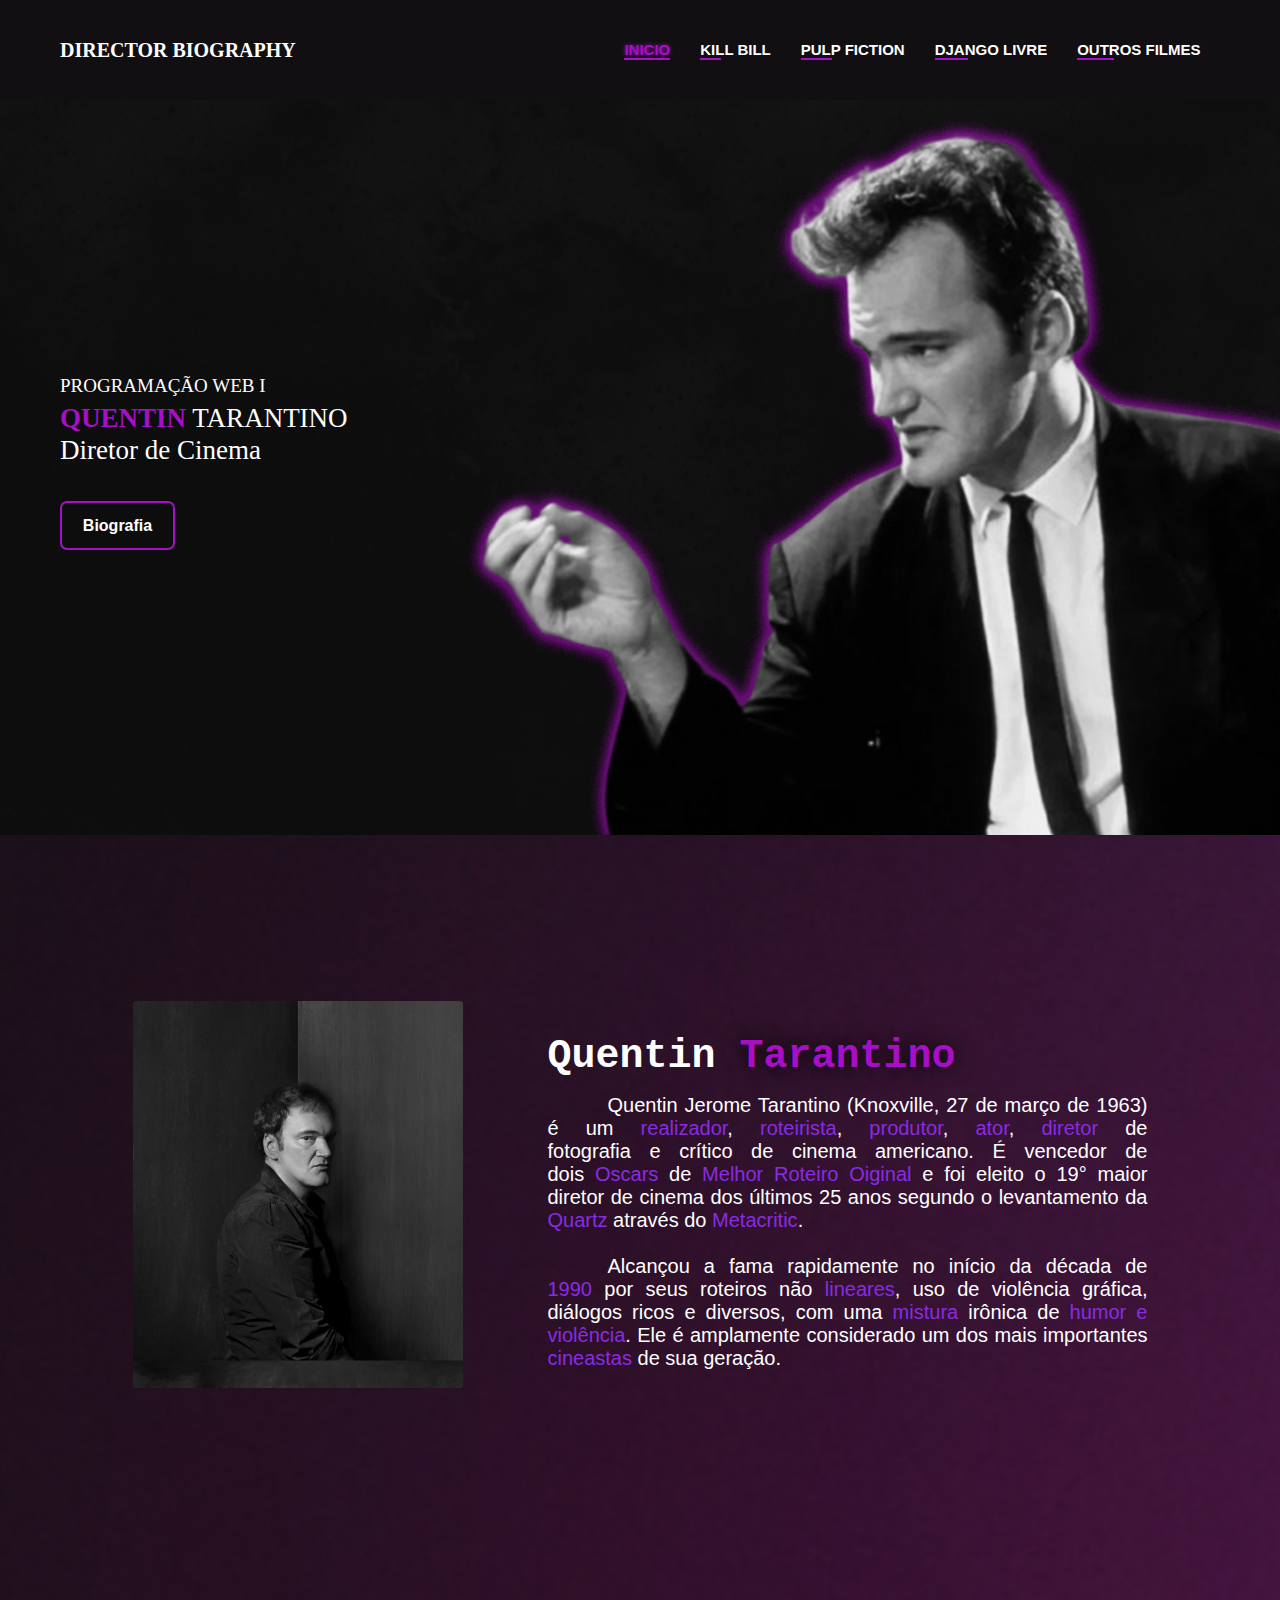
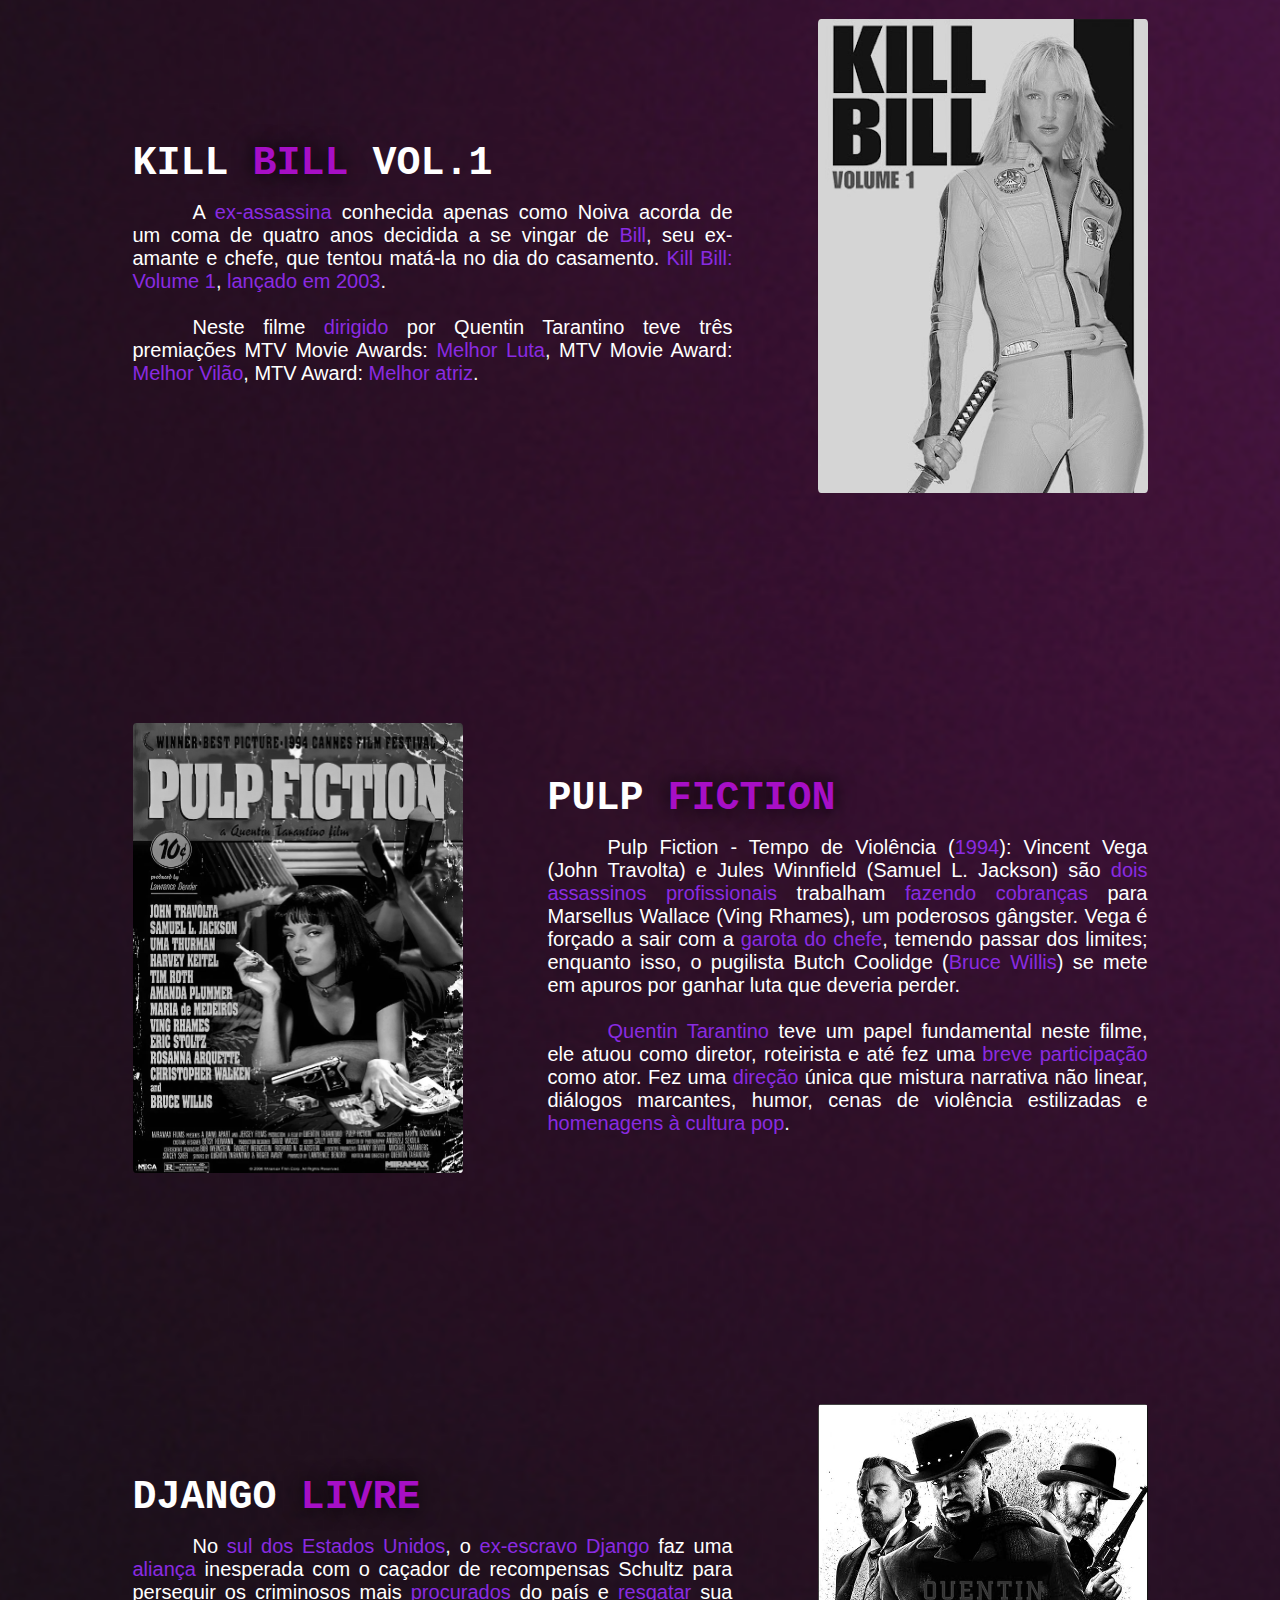
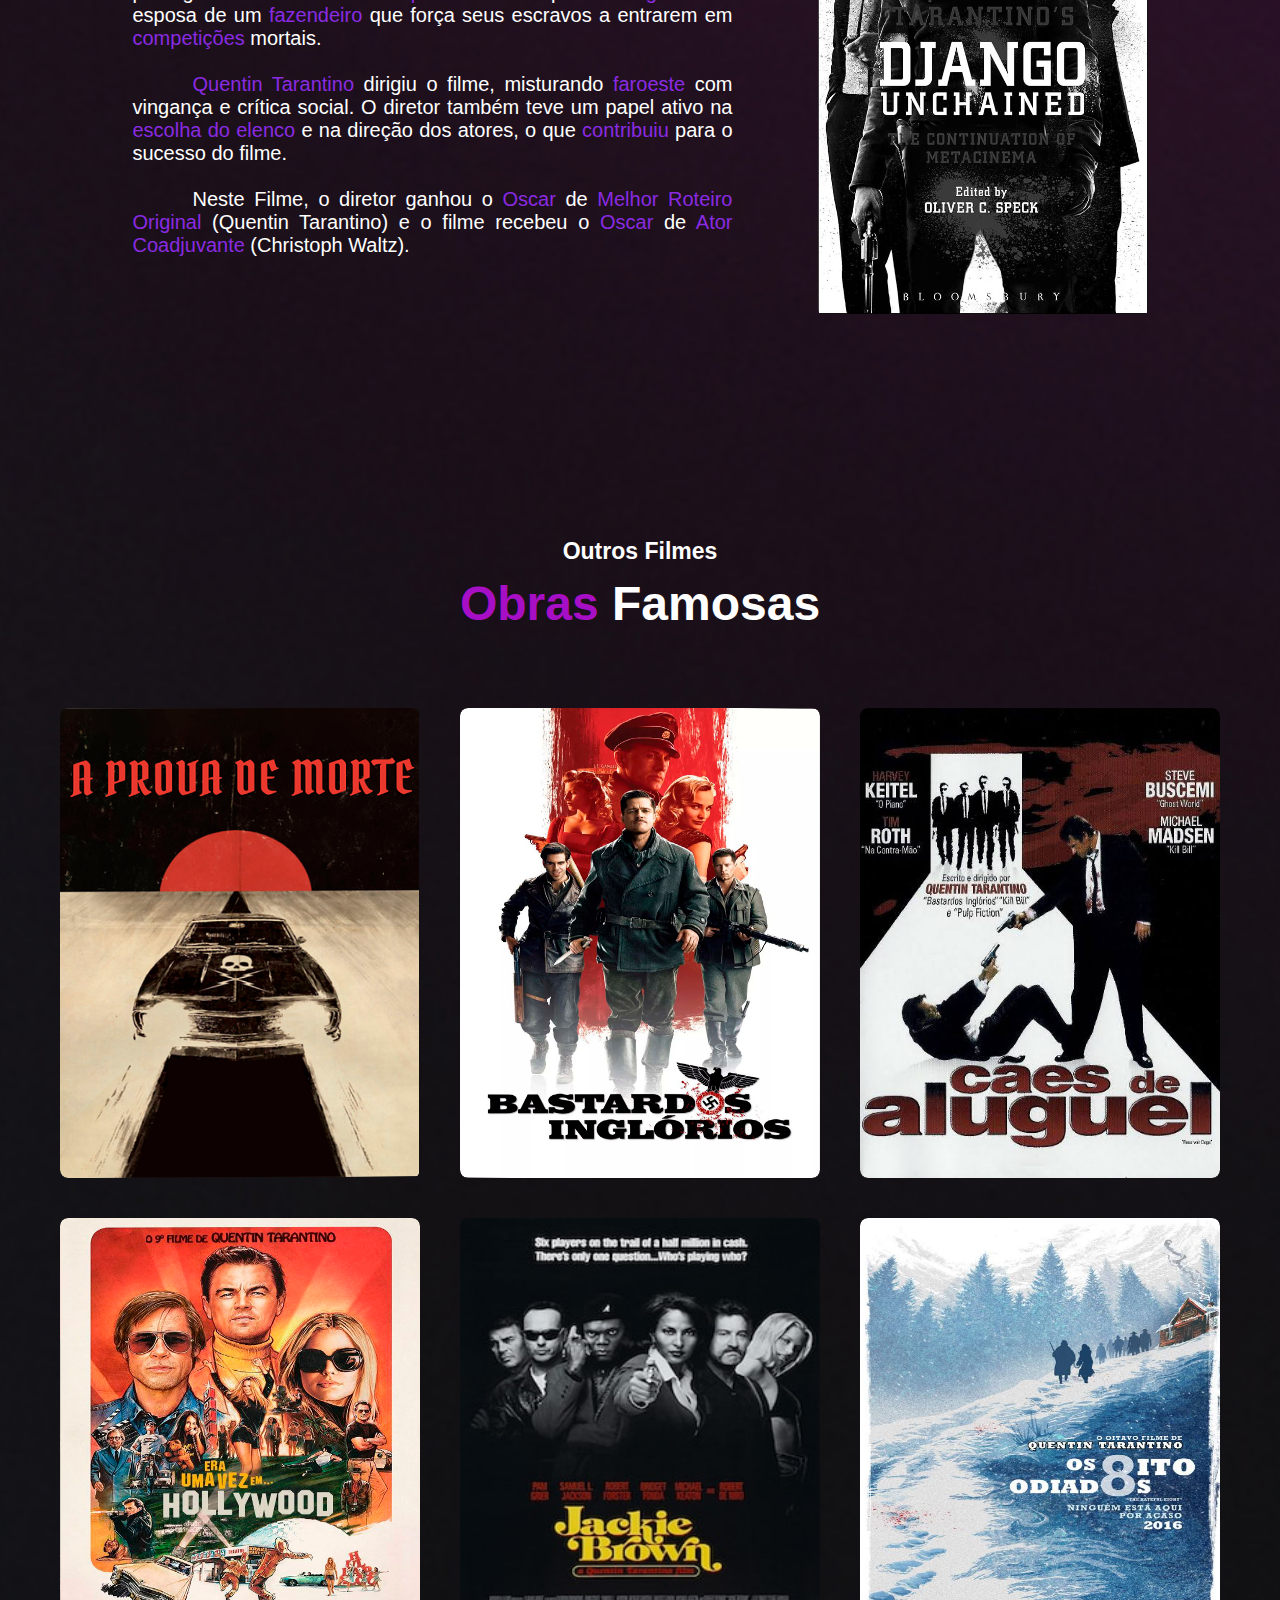
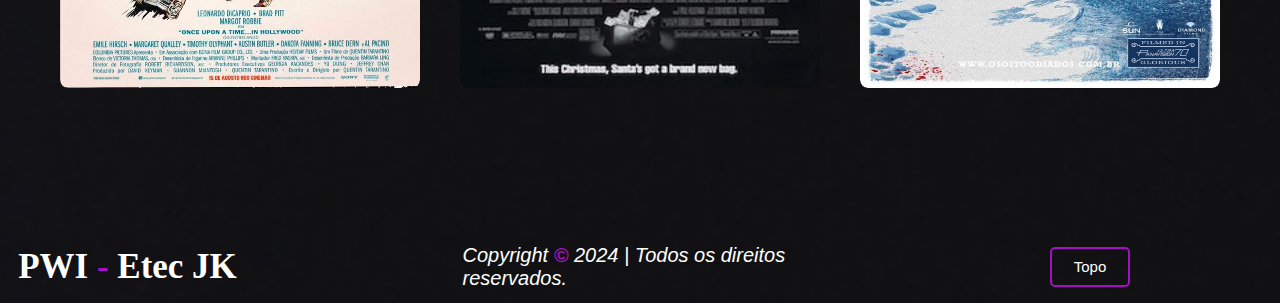
<file: index.html>
<!DOCTYPE html>
<html lang="pt-br">
  <head>
    <meta charset="UTF-8" />
    <meta name="viewport" content="width=device-width, initial-scale=1.0" />
    <meta http-equiv="X-UA-Compatible" content="ie=edge" />
    <meta name="description" content="Site de biografia dos desenvolvedores André, Arthur, Daniel, Rodrigo e Romulo"/>
    <meta name="keywords" content="Bio, Biografia, Biography, Quentin Tarantino, Tarantino"/>
    <link rel="stylesheet" href="https://unpkg.com/boxicons@latest/css/boxicons.min.css"/>
    <title>Biografia - Quentin Tarantino</title>
    <link rel="stylesheet" href="./CSS/style.css" />
  </head>
  <body>
    <!-- CABEÇALHO -->
    <header>
      <div class="header-1">
        <h1>DIRECTOR BIOGRAPHY</h1>
      </div>
      <!-- MENU -->
      <div class="components-menu-container">
        <ul class="components-list">
          <li class="components-menu">
            <h3 class="menu1"><a href="#">INICIO</a></h3>
          </li>
          <li class="components-menu">
            <h3 class="menu border-menu"><a href="#filme-1">KILL BILL</a></h3>
          </li>
          <li class="components-menu">
            <h3 class="menu border-menu">
              <a href="#filme-2">PULP FICTION</a>
            </h3>
          </li>
          <li class="components-menu">
            <h3 class="menu border-menu">
              <a href="#filme-3">DJANGO LIVRE</a>
            </h3>
          </li>
          <li class="components-menu">
            <h3 class="menu border-menu"><a href="#movies">OUTROS FILMES</a></h3>
          </li>
        </ul>
      </div>
    </header>
    <main>
      <section class="bg">
        <div class="initial-content">
          <div class="text">
            <h3>PROGRAMAÇÃO WEB I</h3>
            <h2><strong>QUENTIN</strong> TARANTINO</h2>
            <h2>Diretor de Cinema</h2>
            <button class="btnBio" type="button">
              <a href="#bio-1">Biografia</a>
            </button>
          </div>
        </div>
        <img src="./Assets/tarantinoyoung.png" alt="" />
      </section>
      <section class="bio" id="bio-1">
        <div class="itens-bio">
          <img src="./Assets/tarantino.png" alt="Foto Quentin Tarantino" />
          <div class="texto">
            <h2>Quentin <strong>Tarantino</strong></h2>
            <p>
                 Quentin Jerome Tarantino (Knoxville, 27 de março de 1963) é um
              <span>realizador</span
              >, <span>roteirista</span>, <span>produtor</span>, <span>ator</span>, <span
                >diretor</span
              >
              de fotografia e crítico de cinema americano. É vencedor de
              dois <span>Oscars</span> de <span>Melhor Roteiro Oiginal</span> e
              foi eleito o 19° maior diretor de cinema dos últimos 25 anos
              segundo o levantamento da <span>Quartz</span> através do
              <span>Metacritic</span>. <br /><br />   Alcançou a fama
              rapidamente no início da década de <span>1990</span> por
              seus roteiros não <span>lineares</span>, uso de violência gráfica,
              diálogos ricos e diversos, com uma <span>mistura</span> irônica de
              <span>humor e violência</span>. Ele é amplamente considerado um
              dos mais importantes <span>cineastas</span> de sua geração.
            </p>
          </div>
        </div>
      </section>

      <section class="filme1" id="filme-1">
        <div class="itens-filme1">
          <img src="./Assets/killbill1.jpg" alt="Poster Kill Bill 1" />
          <div class="texto">
            <h2>KILL <strong>BILL </strong>VOL.1</h2>
            <p>
                 A <span>ex-assassina</span> conhecida apenas como Noiva acorda
              de um coma de quatro anos decidida a se vingar de
              <span>Bill</span>, seu ex-amante e chefe, que tentou matá-la no
              dia do casamento. <span>Kill Bill: Volume 1</span>,
              <span>lançado em 2003</span>. <br /><br />   Neste filme
              <span>dirigido</span> por Quentin Tarantino teve três premiações
              MTV Movie Awards: <span>Melhor Luta</span>, MTV Movie Award:
              <span>Melhor Vilão</span>, MTV Award: <span>Melhor atriz</span>.
            </p>
          </div>
        </div>
      </section>

      <section class="filme2" id="filme-2">
        <div class="itens-filme2">
          <img src="./Assets/pulp_fiction.png"alt="Poster Pulp Fiction" style="width: 330px; height: 450px"/>
          <div class="texto">
            <h2>PULP <strong>FICTION</strong></h2>
            <p>
                 Pulp Fiction - Tempo de Violência (<span>1994</span>): Vincent
              Vega (John Travolta) e Jules Winnfield (Samuel L. Jackson) são
              <span>dois assassinos profissionais</span> trabalham
              <span>fazendo cobranças</span> para Marsellus Wallace (Ving
              Rhames), um poderosos gângster. Vega é forçado a sair com a
              <span>garota do chefe</span>, temendo passar dos limites; enquanto
              isso, o pugilista Butch Coolidge (<span>Bruce Willis</span>) se
              mete em apuros por ganhar luta que deveria perder.

              <br /><br />   <span>Quentin Tarantino</span> teve um papel
              fundamental neste filme, ele atuou como diretor, roteirista e até
              fez uma <span>breve participação</span> como ator. Fez uma
              <span>direção</span> única que mistura narrativa não linear,
              diálogos marcantes, humor, cenas de violência estilizadas e
              <span>homenagens à cultura pop</span>.
            </p>
          </div>
        </div>
      </section>

      <section class="filme3" id="filme-3">
        <div class="itens-filme3">
          <img src="./Assets/djangolivre.jpg" />
          <div class="texto">
            <h2>DJANGO <strong>LIVRE</strong></h2>
            <p>
                 No <span>sul dos Estados Unidos</span>, o
              <span>ex-escravo Django</span> faz uma
              <span>aliança</span> inesperada com o caçador de recompensas
              Schultz para perseguir os criminosos mais
              <span>procurados</span> do país e <span>resgatar</span> sua esposa
              de um <span>fazendeiro</span> que força seus escravos a entrarem
              em <span>competições</span> mortais.

              <br /><br />   <span>Quentin Tarantino</span> dirigiu o filme,
              misturando <span>faroeste</span> com vingança e crítica social. O
              diretor também teve um papel ativo na
              <span>escolha do elenco</span> e na direção dos atores, o que
              <span>contribuiu</span> para o sucesso do filme.

              <br /><br />   Neste Filme, o diretor ganhou o
              <span>Oscar</span> de
              <span>Melhor Roteiro Original</span> (Quentin Tarantino) e o filme
              recebeu o <span>Oscar </span> de
              <span>Ator Coadjuvante</span> (Christoph Waltz).
            </p>
          </div>
        </div>
      </section>

      <section class="movies" id="movies">
        <div class="main-text">
          <p>Outros Filmes</p>
          <h2><span>Obras</span> Famosas</h2>
        </div>
        <div class="movie_content">
          <div class="row">
            <img src="./Assets/Filme1.png" alt="image" />
            <div class="layer">
              <h5>A Prova de Morte</h5>
              <p> Filme lançado em 2007, Terror e Ação.</p>
              <a href="https://www.adorocinema.com/filmes/filme-108247/" target="_blank"><i class="bx bx-link-external"></i></a>
            </div>
          </div>
          <div class="row">
            <img src="./Assets/Filme2.png" alt="image" />
            <div class="layer">
              <h5>Bastardos Inglórios</h5>
              <p> Filme lançado em 2009, Guerra e Aventura.</p>
              <a href="https://www.adorocinema.com/filmes/filme-60208/" target="_blank"><i class="bx bx-link-external"></i></a>
            </div>
          </div>
          <div class="row">
            <img src="./Assets/caesdealuguel.jpeg" alt="image" />
            <div class="layer">
              <h5>Cães de Aluguel</h5>
              <p> Filme lançado em 1992, Ação e Crime.</p>
              <a href="https://www.adorocinema.com/filmes/filme-7524/" target="_blank"><i class="bx bx-link-external"></i></a>
            </div>
          </div>
          <div class="row">
            <img src="./Assets/Filme4.png" alt="image" />
            <div class="layer">
              <h5>Era uma Vez em Hollywod</h5>
              <p>
                Filme lançado em 2019, Comédia e Faroeste.</p>
                <a href="https://www.adorocinema.com/filmes/filme-257482/" target="_blank"><i class="bx bx-link-external"></i></a>
              </p>
            </div>
          </div>
          <div class="row">
            <img src="./Assets/jackiebrown.jpeg" alt="image" />
            <div class="layer">
              <h5>Jackie Brown</h5>
              <p>Filme lançado em 1997, Crime e Mistério.</p>
              <a href="https://www.adorocinema.com/filmes/filme-16876/" target="_blank"><i class="bx bx-link-external"></i></a>
            </div>
          </div>
          <div class="row">
            <img src="./Assets/Os Oito Odiados.jpg" alt="image" />
            <div class="layer">
              <h5>Os Oito Odiados</h5>
              <p>Filme lançado em 2015, Faroeste e ação.</p>
              <a href="https://www.adorocinema.com/filmes/filme-225571/" target="_blank"><i class="bx bx-link-external"></i></a>
            </div>
          </div>
        </div>
      </section>
    </main>

    <footer>
            <div class="footer-1">
                <div class="brand-footer">
                    <h2>PWI<span> - </span>Etec JK</h2>
                </div>
                <address>
                    <p>
                        Copyright <b>©</b> 2024 | Todos os direitos reservados.
                    </p>
                </address>
                <div class="button">
                    <button
                        class="btnTopo"
                        type="button">
                        <a href="#">Topo</a>
                    </button>
                </div>
            </div>
        </footer>
  </body>
</html>
</file>
<file: CSS/style.css>
* {
    padding: 0;
    margin: 0;
    box-sizing: border-box;
}

body {
    background: url(../Assets/bg.jpg) no-repeat top center/cover;
}

header {
    top: 0;
    left: 0;
    width: 100%;
    height: 100px;
    display: flex;
    gap: 100px;
    background-color: #110f12;
    position: fixed;
    z-index: 1000;
}

.header-1 {
    width: 44%;
    display: flex;
    justify-content: center;
    flex-direction: column;
    padding: 10px;
    margin-left: 35px;
}

.header-1 h1 {
    font-size: 20px;
    font-family: inter;
    color: white;
    padding: 7px 15px;
    transition: 0.3s;
}

.header-1 h1:hover {
    transition: 0.3s;
    text-shadow: 0 0 10px #a70fc6;
}

.components-menu-container {
    width: 80%;
}

.components-list {
    height: 100%;
    list-style: none;
    display: flex;
    align-items: center;
    justify-content: center;
    gap: 30px;
}

.menu1 {
    font-size: 15px;
    font-family: "Gill Sans", "Gill Sans MT", Calibri, "Trebuchet MS",
        sans-serif;
    cursor: pointer;
    border-bottom: 2px solid #a70fc6;
    text-shadow: 0 0 4px #a70fc6;
}
.menu1 a {
    text-decoration: none;
    color: #a70fc6;
}

.menu a {
    text-decoration: none;
    color: white;
}

.menu {
    font-size: 15px;
    font-family: "Gill Sans", "Gill Sans MT", Calibri, "Trebuchet MS",
        sans-serif;
    display: inline-block;
    position: relative;
    cursor: pointer;
    transition: 0.3s;
}

.menu:hover {
    transition: 0.3s;
    color: #a70fc6;
    text-shadow: 0 0 4px #a70fc6;
}

.border-menu {
    display: inline-block;
    position: relative;
}

.border-menu::after {
    content: "";
    position: absolute;
    left: 0;
    bottom: -2px;
    width: 30%;
    border-bottom: 2px solid #a70fc6;
    transition: 0.3s;
}

.border-menu:hover::after {
    transition: 0.3s;
    width: 100%;
}

main {
    width: 100%;
    height: 100%;
    margin-top: 100px;
}

.bg {
    background: url(../Assets/background.png) no-repeat top center/cover;
    display: flex;
    width: 100%;
    height: 735px;
    background-attachment: fixed;
}

.initial-content {
    display: flex;
    justify-content: center;
    flex-direction: column;
    width: 70%;
}

.text {
    width: 80%;
    height: 50%;
    display: flex;
    justify-content: center;
    flex-direction: column;
    margin-left: 60px;
    margin-bottom: 10px;
}

.text h2 {
    display: inline;
    color: white;
    text-align: left;
    font-size: 55px;
    font-family: Arial, Helvetica, sans-serif;
    font-weight: 100 !important;
}

.text strong {
    color: #a70fc6;
    font-weight: bold;
}

.text h2 {
    color: white;
    font-family: inter;
    font-weight: bold;
    font-size: 27px;
    margin-top: 1px;
}

.text h3 {
    color: white;
    font-family: inter;
    font-size: 19px;
    font-weight: 350;
    padding-bottom: 5px;
}

.initial-content button {
    width: 115px;
    font-weight: bold;
    margin-top: 35px;
    background: transparent;
    color: #ffffff;
    /* padding: 5px 25px; */
    border: 2px solid #a70fc6;
    border-radius: 7px;
    cursor: pointer;
    transition: 0.5s;
}

.initial-content button:hover {
    background: #a70fc6;
    transition: 0.5s;
}

.initial-content button:focus {
    outline: 0;
}

.btnBio a {
    display: block;
    padding: 5px 20px;
    text-decoration: none;
    color: white;
    font-size: 16px;
    font-family: Arial, Helvetica, sans-serif;
    line-height: 35px;
    transition: 0.5s;
}

.btnBio a:hover {
    text-shadow: 0 0 20px blue;
    transition: 0.5s;
}

main :where(.bio, .filme1, .filme2, .filme3) {
    width: 100%;
    padding: 13% 0px 5%;
}

.itens-bio img {
    width: 30%;
    filter: grayscale(100%);
    border-radius: 1%;
    transition: 0.3s;
}

.itens-bio img:hover {
    filter: none;
    transition: 0.3s;
}

main :where(.itens-bio, .itens-filme2) {
    width: 1100px;
    max-width: 95%;
    margin: 0 auto;
    display: flex;
    align-items: center;
    justify-content: space-around;
}

main :where(.itens-filme1, .itens-filme3, ) {
    width: 1100px;
    max-width: 95%;
    margin: 0 auto;
    display: flex;
    flex-direction: row-reverse;
    align-items: center;
    justify-content: space-around;
}

main :where(.itens-filme1, .itens-filme2, .itens-filme3, ) img {
    width: 30%;
    filter: grayscale(100%);
    border-radius: 1%;
    transition: 0.3s;
}

main :where(.itens-filme1, .itens-filme2, .itens-filme3, ) img:hover {
    filter: none;
    transition: 0.3s;
}

.texto {
    width: 600px;
}

.texto span {
    color: blueviolet;
}

.texto strong {
    color: #a70fc6;
    text-shadow: 0 0 20px black;
    font-weight: 600;
}

.texto p {
    color: white;
    width: 100%;
    font-size: 20px;
    font-family: Arial, Helvetica, sans-serif;
    text-align: justify;
}
.texto h2 {
    color: white;
    width: 100%;
    padding: 15px 0;
    font-size: 40px;
    font-family: "Courier New", Courier, monospace;
}

.movies {
    padding: 160px 15% 120px;
}

.movie_content {
    display: grid;
    grid-template-columns: repeat(3, 1fr);
    justify-content: center;
    align-items: center;
    gap: 2.5rem;
    margin-top: 5rem;
}

.row {
    width: 360px;
    height: 470px;
    position: relative;
    overflow: hidden;
    border-radius: 8px;
    cursor: pointer;
}

.row img {
    width: 360px;
    height: 470px;
    border-radius: 8px;
    display: block;
    transition: transform 0.5s;
}

.layer {
    width: 370px;
    height: 0;
    background: linear-gradient(rgba(0, 0, 0, 0.4), #a70fc6);
    position: absolute;
    border-radius: 8px;
    left: 0;
    bottom: 0;
    overflow: hidden;
    display: flex;
    flex-direction: column;
    align-items: center;
    justify-content: center;
    text-align: center;
    padding: 0 40px;
    transition: height 0.5s;
}

.layer h5 {
    font-size: 20px;
    font-weight: 600;
    margin-bottom: 15px;
    color: #fff;
}
.layer p {
    color: #fff;
    font-size: 1rem;
    line-height: 1.8;
}
.layer a {
    text-decoration: none;
}

.layer i {
    color: #000;
    margin-top: 20px;
    font-size: 20px;
    background: #fff;
    width: 60px;
    height: 60px;
    display: flex;
    align-items: center;
    justify-content: center;
    border-radius: 50%;
}
.row:hover img {
    transform: scale(1.1);
}

.row:hover .layer {
    height: 100%;
}

.main-text {
    color: #fff;
    text-align: center;
}
.main-text p {
    color: #fff;
    font-size: 23px;
    font-family: "Gill Sans", "Gill Sans MT", Calibri, "Trebuchet MS",
        sans-serif;
    font-weight: 600;
    margin-bottom: 15px;
    margin-bottom: 15px;
}
.main-text h2 {
    font-family: "Gill Sans", "Gill Sans MT", Calibri, "Trebuchet MS",
        sans-serif;
    font-size: 3rem;
    line-height: 1;
}

.main-text span {
    color: #a70fc6;
}

footer {
    width: 100%;
    height: 100px;
    padding: 24px 15px 0;
    border-bottom: 5px solid white;
    display: flex;
    flex-wrap: wrap;
}

.footer-1 {
    width: 100%;
    display: flex;
    justify-content: space-between;
}

.brand-footer {
    width: 18%;
    text-align: center;
    justify-content: center;
    display: flex;
    flex-direction: column;
}

.brand-footer h2 {
    font-size: 35px;
    font-family: inter;
    color: white;
}

.brand-footer span {
    color: #a70fc6;
}

.button {
    width: 100px;
    margin-right: 10%;
    display: flex;
    justify-content: center;
    align-items: center;
}

.btnTopo {
    width: 80px;
    height: 40px;
    background-color: transparent;
    border: 2px solid #a70fc6;
    border-radius: 5px;
    cursor: pointer;
    transition: 0.2s;
}

.btnTopo a {
    width: 100%;
    height: 100%;
    display: block;
    text-decoration: none;
    color: white;
    font-size: 15px;
    font-family: Arial, Helvetica, sans-serif;
    line-height: 35px;
}

.btnTopo:hover {
    transition: 0.2s;
    background-color: #555;
}

address {
    display: flex;
    flex-direction: column;
    justify-content: center;
    width: 30%;
}

address p {
    width: 100%;
    font-family: Arial, Helvetica, sans-serif;
    font-size: 20px;
    color: white;
    padding-left: 10px;
}

footer b {
    color: #a70fc6;
}
</file>
